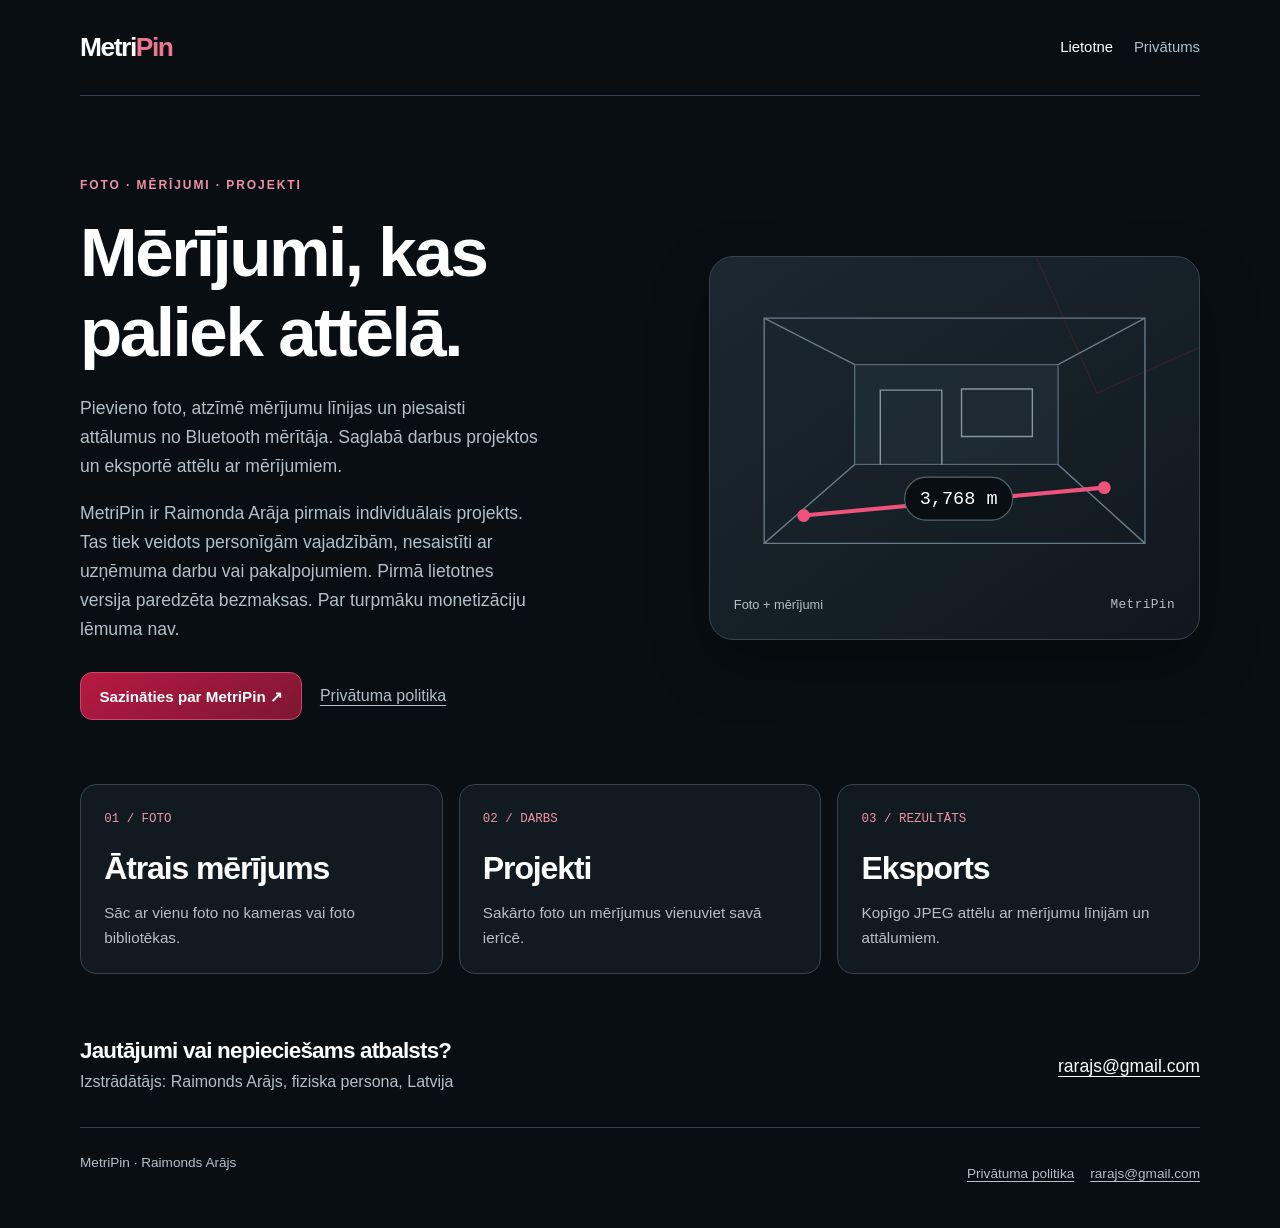
<file: index.html>
<!doctype html>
<html lang="lv">
<head>
  <meta charset="utf-8">
  <meta name="viewport" content="width=device-width, initial-scale=1">
  <meta name="description" content="MetriPin palīdz pievienot mērījumus foto, sakārtot projektus un kopīgot rezultātu. Atbalsts: rarajs@gmail.com.">
  <meta name="referrer" content="no-referrer">
  <meta http-equiv="Content-Security-Policy" content="default-src 'none'; style-src 'self'; img-src 'self' data:; base-uri 'none'; form-action 'none'">
  <title>MetriPin — foto, mērījumi un projekti</title>
  <link rel="icon" href="data:,">
  <link rel="stylesheet" href="./styles.css">
</head>
<body>
  <a class="skip-link" href="#saturs">Pāriet uz saturu</a>
  <div class="container">
    <header class="site-header">
      <a class="brand" href="./index.html" aria-label="MetriPin — sākums">Metri<span>Pin</span></a>
      <nav aria-label="Galvenā navigācija">
        <a href="./index.html" aria-current="page">Lietotne</a>
        <a href="./privacy.html">Privātums</a>
      </nav>
    </header>
    <main id="saturs">
      <section class="hero" aria-labelledby="intro-title">
        <div class="hero-copy">
          <p class="eyebrow">Foto · mērījumi · projekti</p>
          <h1 id="intro-title">Mērījumi, kas paliek attēlā.</h1>
          <p>Pievieno foto, atzīmē mērījumu līnijas un piesaisti attālumus no Bluetooth mērītāja. Saglabā darbus projektos un eksportē attēlu ar mērījumiem.</p>
          <p>MetriPin ir Raimonda Arāja pirmais individuālais projekts. Tas tiek veidots personīgām vajadzībām, nesaistīti ar uzņēmuma darbu vai pakalpojumiem. Pirmā lietotnes versija paredzēta bezmaksas. Par turpmāku monetizāciju lēmuma nav.</p>
          <div class="actions"><a class="button" href="mailto:rarajs@gmail.com">Sazināties par MetriPin <span aria-hidden="true">&nbsp;↗</span></a><a class="text-link" href="./privacy.html">Privātuma politika</a></div>
        </div>
        <div class="artwork" aria-hidden="true">
          <svg viewBox="0 0 380 260" xmlns="http://www.w3.org/2000/svg" fill="none">
            <path d="M26 32H354V226H26V32Z M26 226L104 158H279L354 226 M104 158V72H279V158 M26 32L104 72 M354 32L279 72" stroke="#667b89" stroke-width="1.2"/>
            <path d="M104 72H279V158H104V72Z" fill="#24343e" fill-opacity=".5"/>
            <path d="M126 158V94H179V158 M196 93H257V134H196V93Z" stroke="#8495a1" stroke-width="1.2"/>
            <path d="M60 202L319 178" stroke="#ef527b" stroke-width="3.5" stroke-linecap="round"/>
            <circle cx="60" cy="202" r="5.5" fill="#ef527b"/><circle cx="319" cy="178" r="5.5" fill="#ef527b"/>
            <rect x="147" y="169" width="93" height="37" rx="18.5" fill="#080e12" stroke="#53646e"/>
            <text x="193.5" y="192.5" fill="white" text-anchor="middle" font-family="ui-monospace,monospace" font-size="16">3,768 m</text>
          </svg>
          <div class="artwork-caption"><span>Foto + mērījumi</span><span>MetriPin</span></div>
        </div>
      </section>
      <section class="features" aria-label="Lietotnes iespējas">
        <article class="feature"><span class="feature-number" aria-hidden="true">01 / FOTO</span><h2>Ātrais mērījums</h2><p>Sāc ar vienu foto no kameras vai foto bibliotēkas.</p></article>
        <article class="feature"><span class="feature-number" aria-hidden="true">02 / DARBS</span><h2>Projekti</h2><p>Sakārto foto un mērījumus vienuviet savā ierīcē.</p></article>
        <article class="feature"><span class="feature-number" aria-hidden="true">03 / REZULTĀTS</span><h2>Eksports</h2><p>Kopīgo JPEG attēlu ar mērījumu līnijām un attālumiem.</p></article>
      </section>
      <section class="contact" aria-labelledby="contact-title"><div><h2 id="contact-title">Jautājumi vai nepieciešams atbalsts?</h2><p>Izstrādātājs: Raimonds Arājs, fiziska persona, Latvija</p></div><a href="mailto:rarajs@gmail.com">rarajs@gmail.com</a></section>
    </main>
    <footer class="site-footer">
      <span>MetriPin · Raimonds Arājs</span>
      <div><a href="./privacy.html">Privātuma politika</a><a href="mailto:rarajs@gmail.com">rarajs@gmail.com</a></div>
    </footer>
  </div>
</body>
</html>
</file>
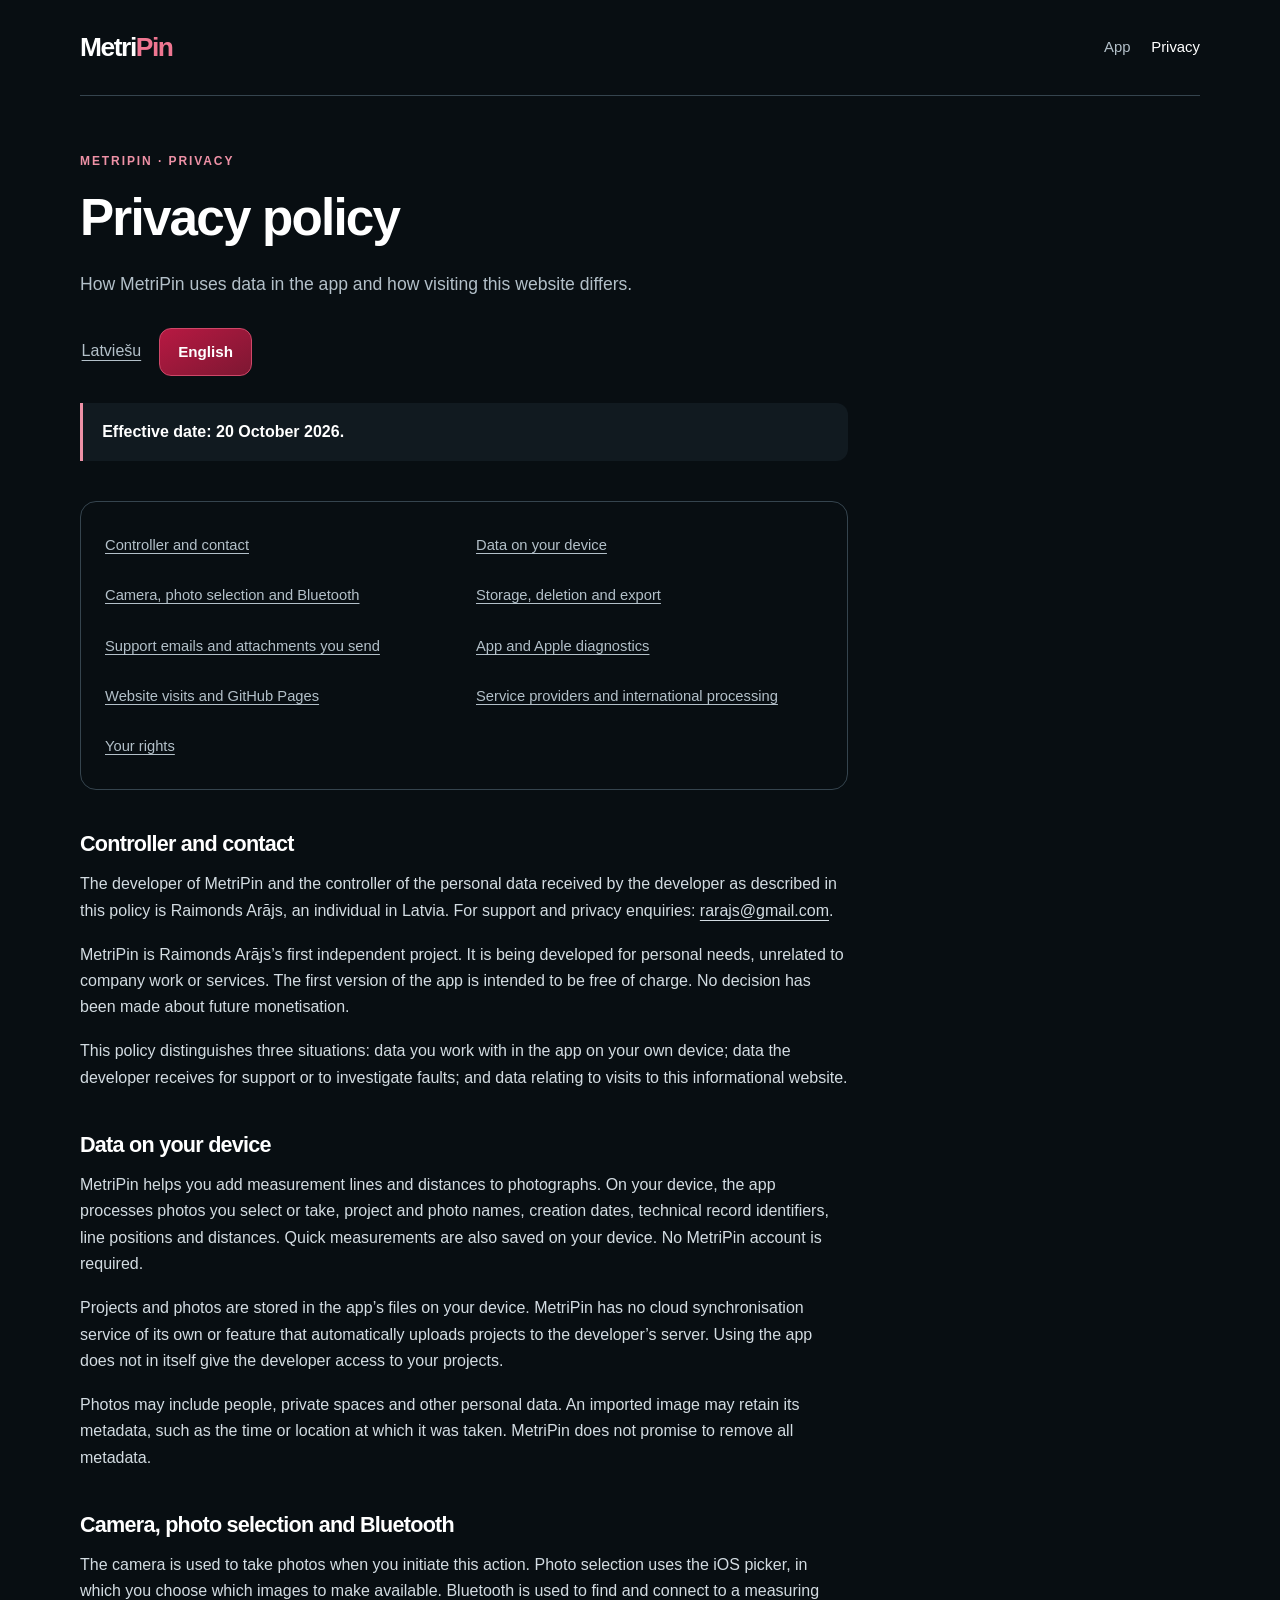
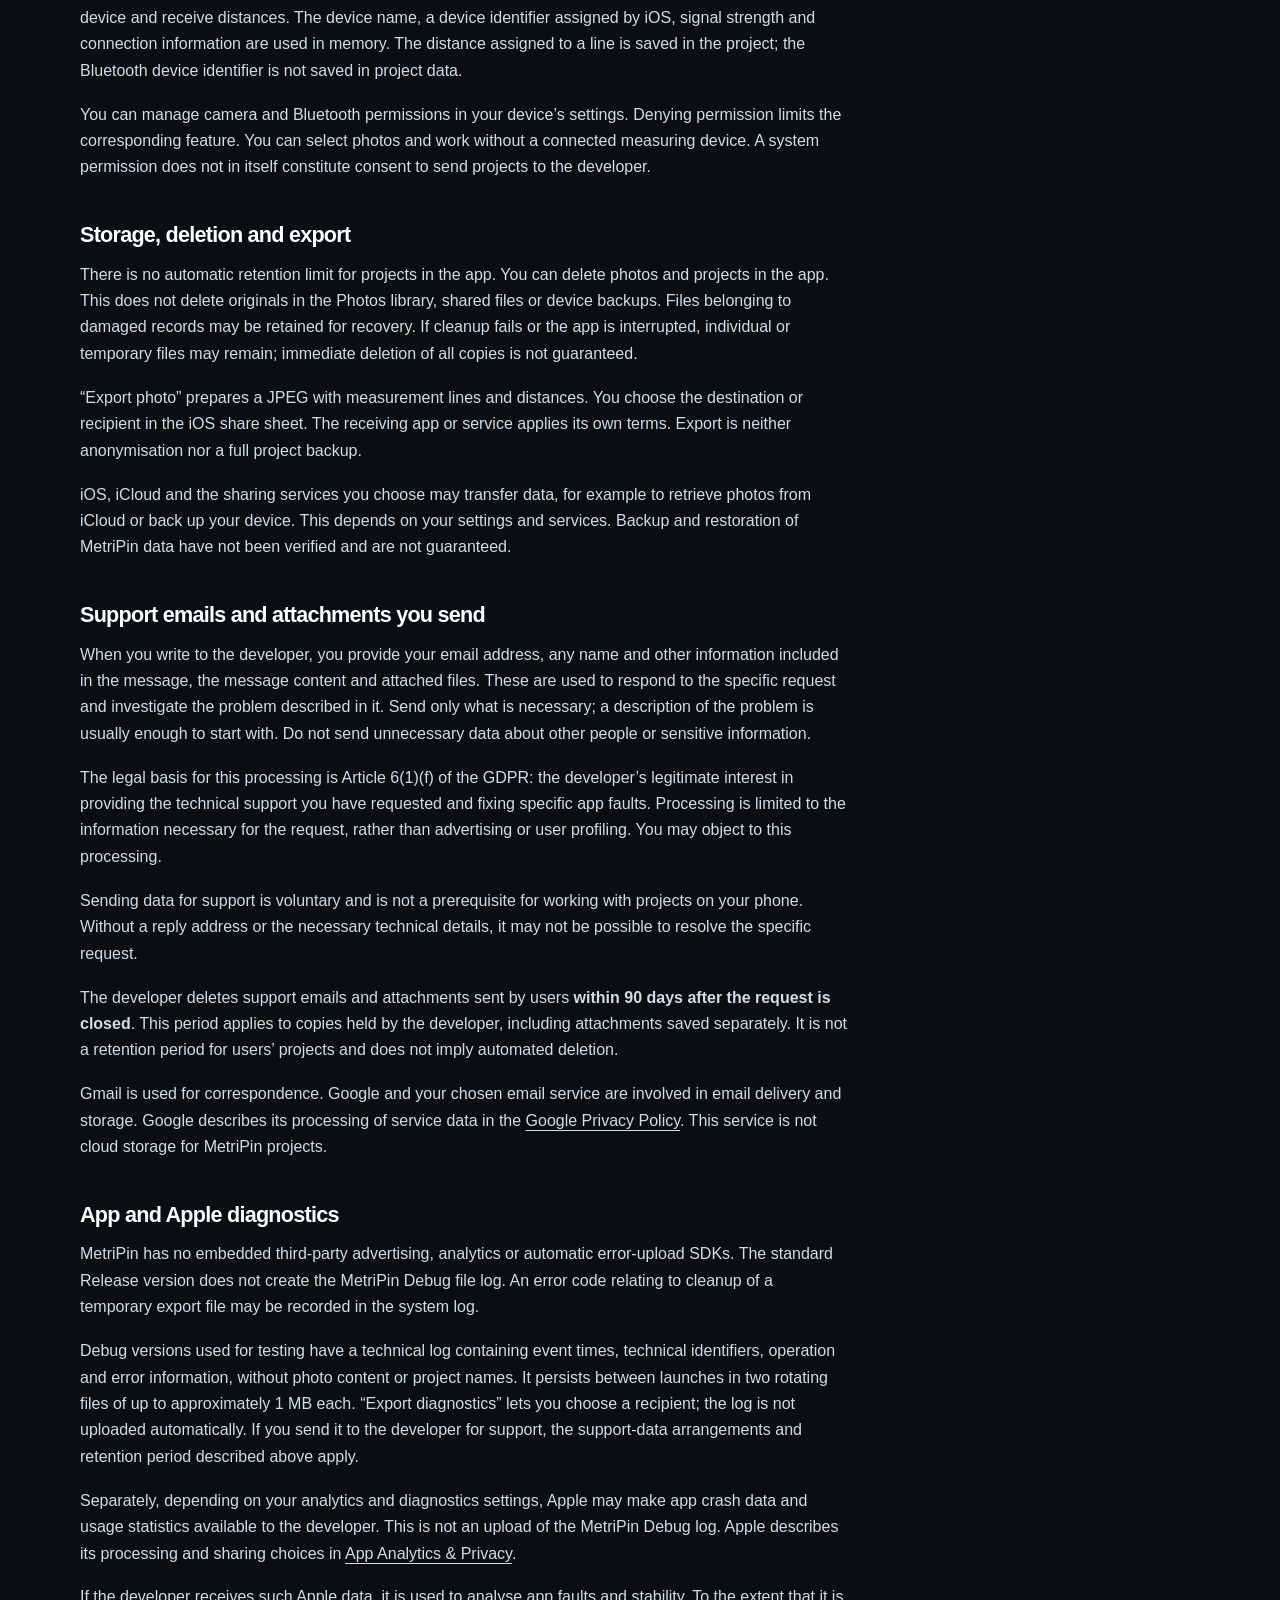
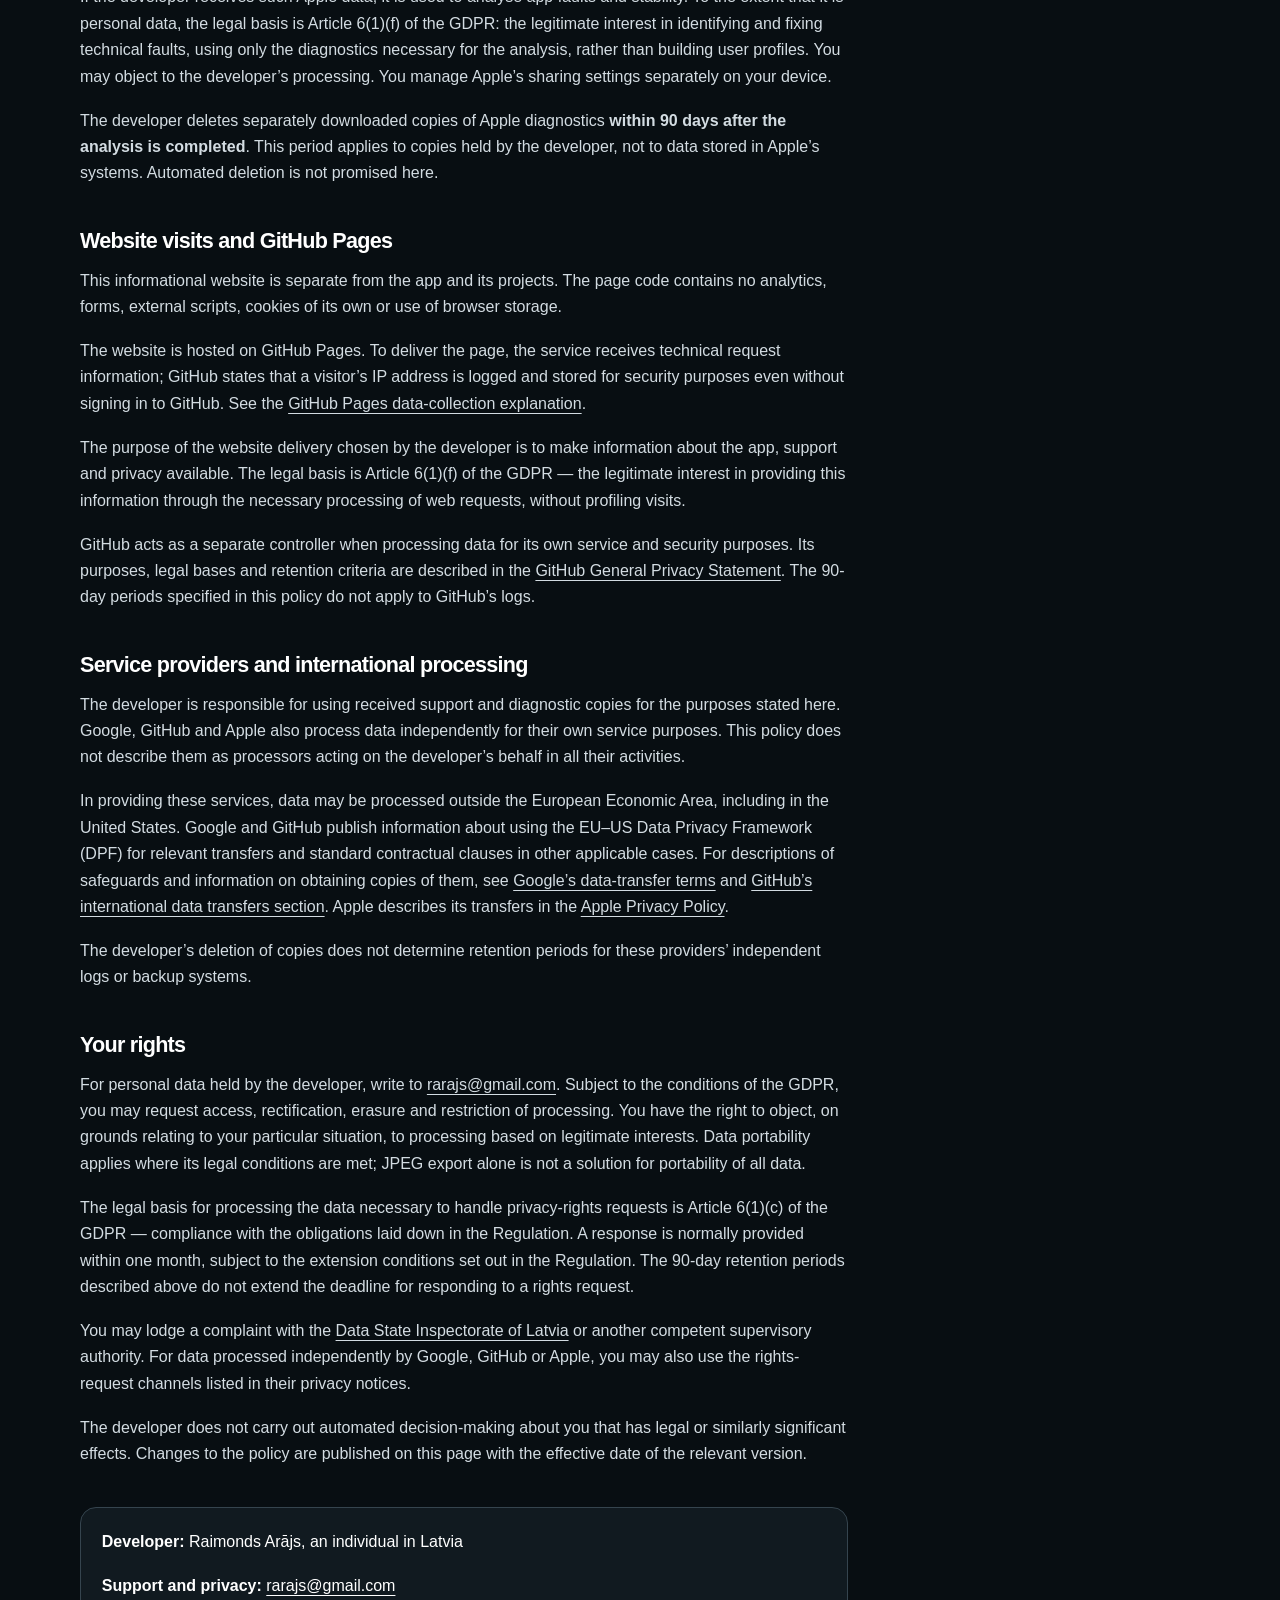
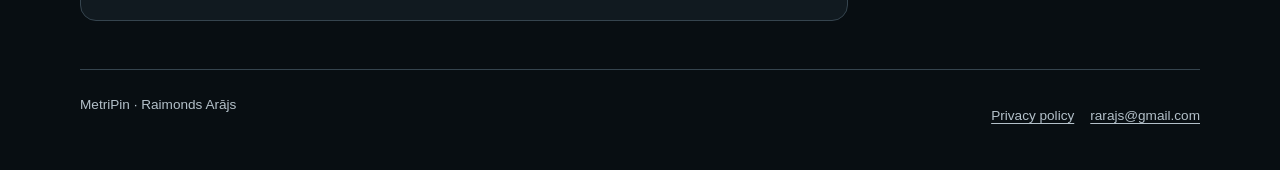
<file: privacy-en.html>
<!doctype html>
<html lang="en">
<head>
  <meta charset="utf-8">
  <meta name="viewport" content="width=device-width, initial-scale=1">
  <meta name="description" content="MetriPin privacy policy: photos, measurements, Bluetooth, storage, export and visits to the GitHub Pages website.">
  <meta name="referrer" content="no-referrer">
  <meta http-equiv="Content-Security-Policy" content="default-src 'none'; style-src 'self'; img-src 'self' data:; base-uri 'none'; form-action 'none'">
  <title>Privacy policy — MetriPin</title>
  <link rel="icon" href="data:,">
  <link rel="stylesheet" href="./styles.css">
  <link rel="alternate" hreflang="lv" href="./privacy.html">
  <link rel="alternate" hreflang="en" href="./privacy-en.html">
</head>
<body>
  <a class="skip-link" href="#saturs">Skip to content</a>
  <div class="container">
    <header class="site-header">
      <a class="brand" href="./index.html" aria-label="MetriPin — home">Metri<span>Pin</span></a>
      <nav aria-label="Main navigation">
        <a href="./index.html">App</a>
        <a href="./privacy-en.html" aria-current="page">Privacy</a>
      </nav>
    </header>
    <main id="saturs" class="policy">
      <p class="eyebrow">MetriPin · privacy</p>
      <h1>Privacy policy</h1>
      <p class="lead">How MetriPin uses data in the app and how visiting this website differs.</p>
      <nav class="actions" aria-label="Policy language">
        <a class="text-link" href="./privacy.html" hreflang="lv" lang="lv">Latviešu</a>
        <a class="button" href="./privacy-en.html" hreflang="en" lang="en" aria-current="page">English</a>
      </nav>
      <p class="policy-date"><strong>Effective date: <time datetime="2026-10-20">20 October 2026</time>.</strong></p>
      <nav class="policy-toc" aria-label="Privacy policy contents">
        <a href="#parzinis">Controller and contact</a>
        <a href="#dati">Data on your device</a>
        <a href="#atlaujas">Camera, photo selection and Bluetooth</a>
        <a href="#glabasana">Storage, deletion and export</a>
        <a href="#atbalsts">Support emails and attachments you send</a>
        <a href="#diagnostika">App and Apple diagnostics</a>
        <a href="#vietne">Website visits and GitHub Pages</a>
        <a href="#pakalpojumi">Service providers and international processing</a>
        <a href="#sazina">Your rights</a>
      </nav>
      <section id="parzinis" aria-labelledby="parzinis-title">
        <h2 id="parzinis-title">Controller and contact</h2>
        <p>The developer of MetriPin and the controller of the personal data received by the developer as described in this policy is Raimonds Arājs, an individual in Latvia. For support and privacy enquiries: <a href="mailto:rarajs@gmail.com">rarajs@gmail.com</a>.</p>
        <p>MetriPin is Raimonds Arājs’s first independent project. It is being developed for personal needs, unrelated to company work or services. The first version of the app is intended to be free of charge. No decision has been made about future monetisation.</p>
        <p>This policy distinguishes three situations: data you work with in the app on your own device; data the developer receives for support or to investigate faults; and data relating to visits to this informational website.</p>
      </section>
      <section id="dati" aria-labelledby="dati-title">
        <h2 id="dati-title">Data on your device</h2>
        <p>MetriPin helps you add measurement lines and distances to photographs. On your device, the app processes photos you select or take, project and photo names, creation dates, technical record identifiers, line positions and distances. Quick measurements are also saved on your device. No MetriPin account is required.</p>
        <p>Projects and photos are stored in the app’s files on your device. MetriPin has no cloud synchronisation service of its own or feature that automatically uploads projects to the developer’s server. Using the app does not in itself give the developer access to your projects.</p>
        <p>Photos may include people, private spaces and other personal data. An imported image may retain its metadata, such as the time or location at which it was taken. MetriPin does not promise to remove all metadata.</p>
      </section>
      <section id="atlaujas" aria-labelledby="atlaujas-title">
        <h2 id="atlaujas-title">Camera, photo selection and Bluetooth</h2>
        <p>The camera is used to take photos when you initiate this action. Photo selection uses the iOS picker, in which you choose which images to make available. Bluetooth is used to find and connect to a measuring device and receive distances. The device name, a device identifier assigned by iOS, signal strength and connection information are used in memory. The distance assigned to a line is saved in the project; the Bluetooth device identifier is not saved in project data.</p>
        <p>You can manage camera and Bluetooth permissions in your device’s settings. Denying permission limits the corresponding feature. You can select photos and work without a connected measuring device. A system permission does not in itself constitute consent to send projects to the developer.</p>
      </section>
      <section id="glabasana" aria-labelledby="glabasana-title">
        <h2 id="glabasana-title">Storage, deletion and export</h2>
        <p>There is no automatic retention limit for projects in the app. You can delete photos and projects in the app. This does not delete originals in the Photos library, shared files or device backups. Files belonging to damaged records may be retained for recovery. If cleanup fails or the app is interrupted, individual or temporary files may remain; immediate deletion of all copies is not guaranteed.</p>
        <p>“Export photo” prepares a JPEG with measurement lines and distances. You choose the destination or recipient in the iOS share sheet. The receiving app or service applies its own terms. Export is neither anonymisation nor a full project backup.</p>
        <p>iOS, iCloud and the sharing services you choose may transfer data, for example to retrieve photos from iCloud or back up your device. This depends on your settings and services. Backup and restoration of MetriPin data have not been verified and are not guaranteed.</p>
      </section>
      <section id="atbalsts" aria-labelledby="atbalsts-title">
        <h2 id="atbalsts-title">Support emails and attachments you send</h2>
        <p>When you write to the developer, you provide your email address, any name and other information included in the message, the message content and attached files. These are used to respond to the specific request and investigate the problem described in it. Send only what is necessary; a description of the problem is usually enough to start with. Do not send unnecessary data about other people or sensitive information.</p>
        <p>The legal basis for this processing is Article 6(1)(f) of the GDPR: the developer’s legitimate interest in providing the technical support you have requested and fixing specific app faults. Processing is limited to the information necessary for the request, rather than advertising or user profiling. You may object to this processing.</p>
        <p>Sending data for support is voluntary and is not a prerequisite for working with projects on your phone. Without a reply address or the necessary technical details, it may not be possible to resolve the specific request.</p>
        <p>The developer deletes support emails and attachments sent by users <strong>within 90 days after the request is closed</strong>. This period applies to copies held by the developer, including attachments saved separately. It is not a retention period for users’ projects and does not imply automated deletion.</p>
        <p>Gmail is used for correspondence. Google and your chosen email service are involved in email delivery and storage. Google describes its processing of service data in the <a href="https://policies.google.com/privacy?hl=en" rel="noreferrer">Google Privacy Policy</a>. This service is not cloud storage for MetriPin projects.</p>
      </section>
      <section id="diagnostika" aria-labelledby="diagnostika-title">
        <h2 id="diagnostika-title">App and Apple diagnostics</h2>
        <p>MetriPin has no embedded third-party advertising, analytics or automatic error-upload SDKs. The standard Release version does not create the MetriPin Debug file log. An error code relating to cleanup of a temporary export file may be recorded in the system log.</p>
        <p>Debug versions used for testing have a technical log containing event times, technical identifiers, operation and error information, without photo content or project names. It persists between launches in two rotating files of up to approximately 1 MB each. “Export diagnostics” lets you choose a recipient; the log is not uploaded automatically. If you send it to the developer for support, the support-data arrangements and retention period described above apply.</p>
        <p>Separately, depending on your analytics and diagnostics settings, Apple may make app crash data and usage statistics available to the developer. This is not an upload of the MetriPin Debug log. Apple describes its processing and sharing choices in <a href="https://www.apple.com/legal/privacy/data/en/app-analytics/" rel="noreferrer">App Analytics &amp; Privacy</a>.</p>
        <p>If the developer receives such Apple data, it is used to analyse app faults and stability. To the extent that it is personal data, the legal basis is Article 6(1)(f) of the GDPR: the legitimate interest in identifying and fixing technical faults, using only the diagnostics necessary for the analysis, rather than building user profiles. You may object to the developer’s processing. You manage Apple’s sharing settings separately on your device.</p>
        <p>The developer deletes separately downloaded copies of Apple diagnostics <strong>within 90 days after the analysis is completed</strong>. This period applies to copies held by the developer, not to data stored in Apple’s systems. Automated deletion is not promised here.</p>
      </section>
      <section id="vietne" aria-labelledby="vietne-title">
        <h2 id="vietne-title">Website visits and GitHub Pages</h2>
        <p>This informational website is separate from the app and its projects. The page code contains no analytics, forms, external scripts, cookies of its own or use of browser storage.</p>
        <p>The website is hosted on GitHub Pages. To deliver the page, the service receives technical request information; GitHub states that a visitor’s IP address is logged and stored for security purposes even without signing in to GitHub. See the <a href="https://docs.github.com/en/pages/getting-started-with-github-pages/what-is-github-pages#data-collection" rel="noreferrer">GitHub Pages data-collection explanation</a>.</p>
        <p>The purpose of the website delivery chosen by the developer is to make information about the app, support and privacy available. The legal basis is Article 6(1)(f) of the GDPR — the legitimate interest in providing this information through the necessary processing of web requests, without profiling visits.</p>
        <p>GitHub acts as a separate controller when processing data for its own service and security purposes. Its purposes, legal bases and retention criteria are described in the <a href="https://docs.github.com/en/site-policy/privacy-policies/github-general-privacy-statement" rel="noreferrer">GitHub General Privacy Statement</a>. The 90-day periods specified in this policy do not apply to GitHub’s logs.</p>
      </section>
      <section id="pakalpojumi" aria-labelledby="pakalpojumi-title">
        <h2 id="pakalpojumi-title">Service providers and international processing</h2>
        <p>The developer is responsible for using received support and diagnostic copies for the purposes stated here. Google, GitHub and Apple also process data independently for their own service purposes. This policy does not describe them as processors acting on the developer’s behalf in all their activities.</p>
        <p>In providing these services, data may be processed outside the European Economic Area, including in the United States. Google and GitHub publish information about using the EU–US Data Privacy Framework (DPF) for relevant transfers and standard contractual clauses in other applicable cases. For descriptions of safeguards and information on obtaining copies of them, see <a href="https://policies.google.com/privacy/frameworks?hl=en" rel="noreferrer">Google’s data-transfer terms</a> and <a href="https://docs.github.com/en/site-policy/privacy-policies/github-general-privacy-statement#international-data-transfers" rel="noreferrer">GitHub’s international data transfers section</a>. Apple describes its transfers in the <a href="https://www.apple.com/legal/privacy/en-ww/" rel="noreferrer">Apple Privacy Policy</a>.</p>
        <p>The developer’s deletion of copies does not determine retention periods for these providers’ independent logs or backup systems.</p>
      </section>
      <section id="sazina" aria-labelledby="sazina-title">
        <h2 id="sazina-title">Your rights</h2>
        <p>For personal data held by the developer, write to <a href="mailto:rarajs@gmail.com">rarajs@gmail.com</a>. Subject to the conditions of the GDPR, you may request access, rectification, erasure and restriction of processing. You have the right to object, on grounds relating to your particular situation, to processing based on legitimate interests. Data portability applies where its legal conditions are met; JPEG export alone is not a solution for portability of all data.</p>
        <p>The legal basis for processing the data necessary to handle privacy-rights requests is Article 6(1)(c) of the GDPR — compliance with the obligations laid down in the Regulation. A response is normally provided within one month, subject to the extension conditions set out in the Regulation. The 90-day retention periods described above do not extend the deadline for responding to a rights request.</p>
        <p>You may lodge a complaint with the <a href="https://www.dvi.gov.lv/lv" rel="noreferrer">Data State Inspectorate of Latvia</a> or another competent supervisory authority. For data processed independently by Google, GitHub or Apple, you may also use the rights-request channels listed in their privacy notices.</p>
        <p>The developer does not carry out automated decision-making about you that has legal or similarly significant effects. Changes to the policy are published on this page with the effective date of the relevant version.</p>
      </section>
      <aside class="contact-box" aria-label="Developer contact details"><p><strong>Developer:</strong> Raimonds Arājs, an individual in Latvia</p><p><strong>Support and privacy:</strong> <a href="mailto:rarajs@gmail.com">rarajs@gmail.com</a></p></aside>
    </main>
    <footer class="site-footer">
      <span>MetriPin · Raimonds Arājs</span>
      <div><a href="./privacy-en.html">Privacy policy</a><a href="mailto:rarajs@gmail.com">rarajs@gmail.com</a></div>
    </footer>
  </div>
</body>
</html>
</file>
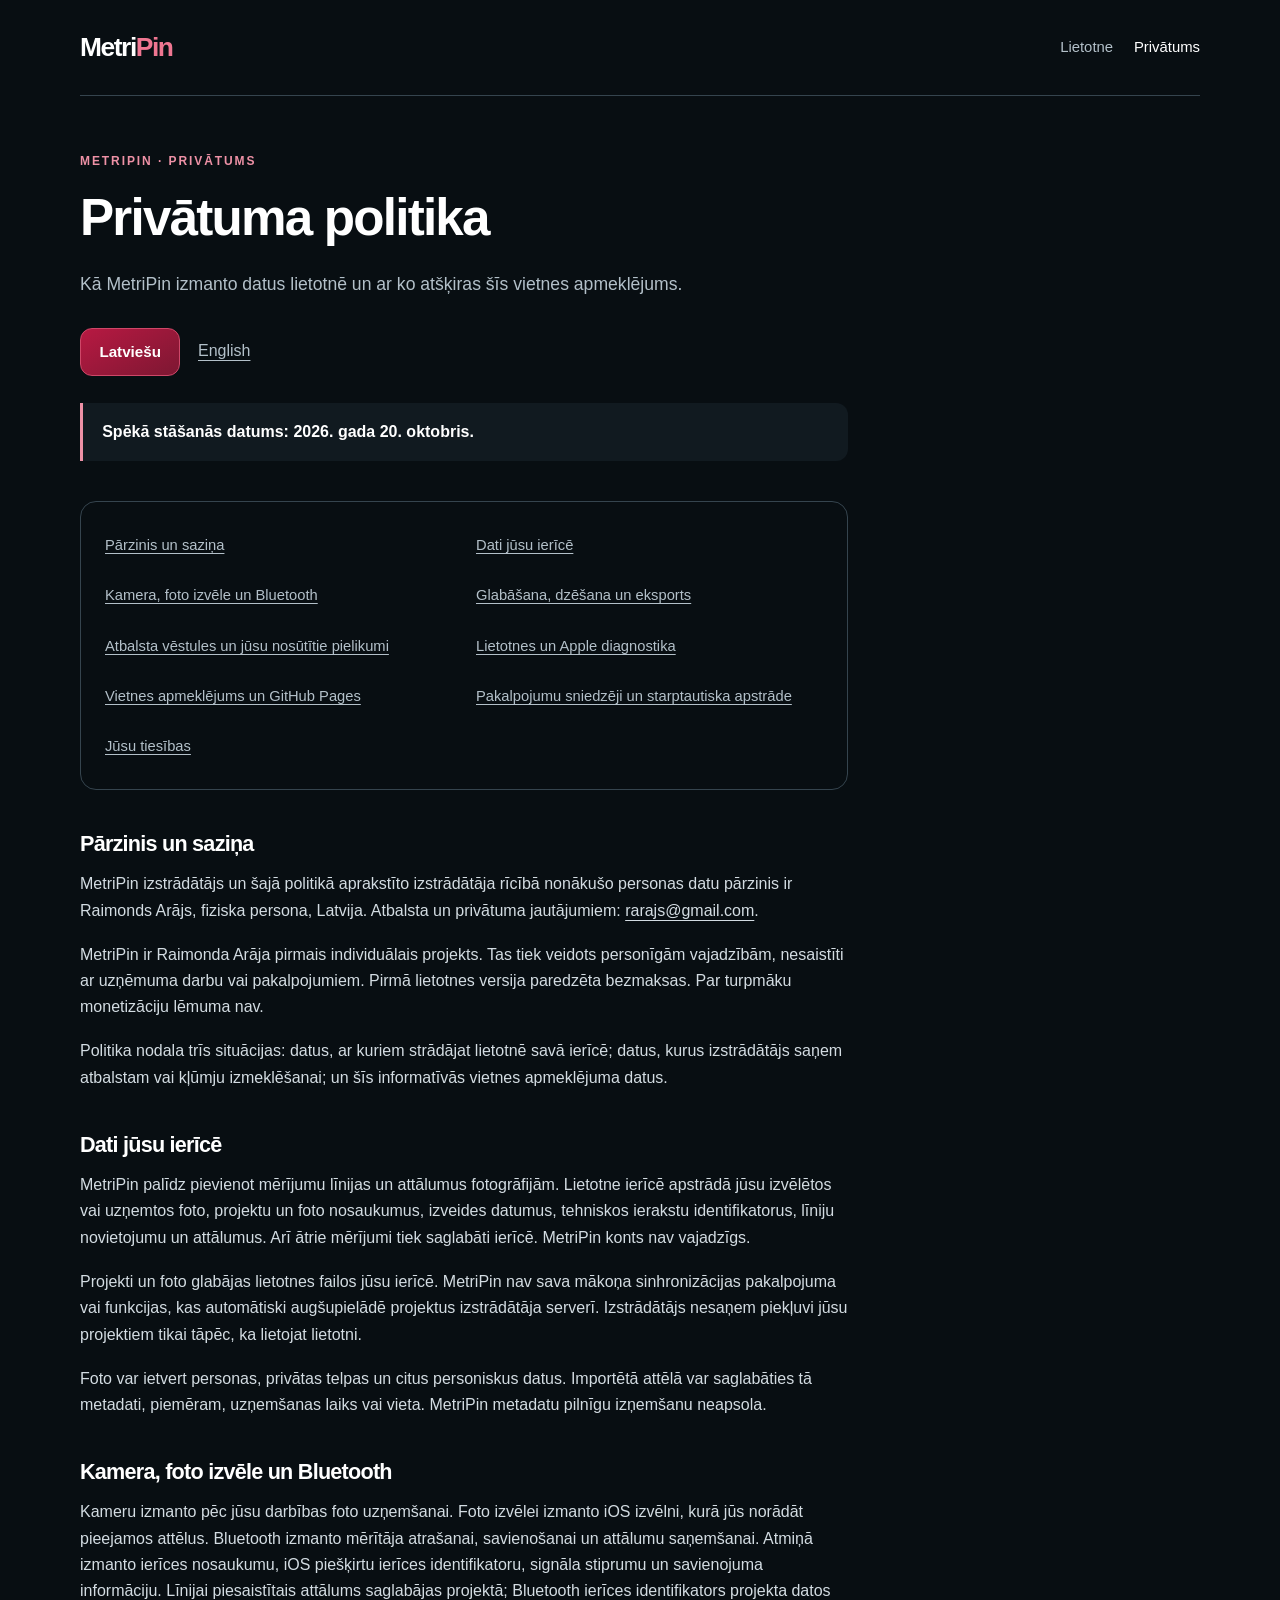
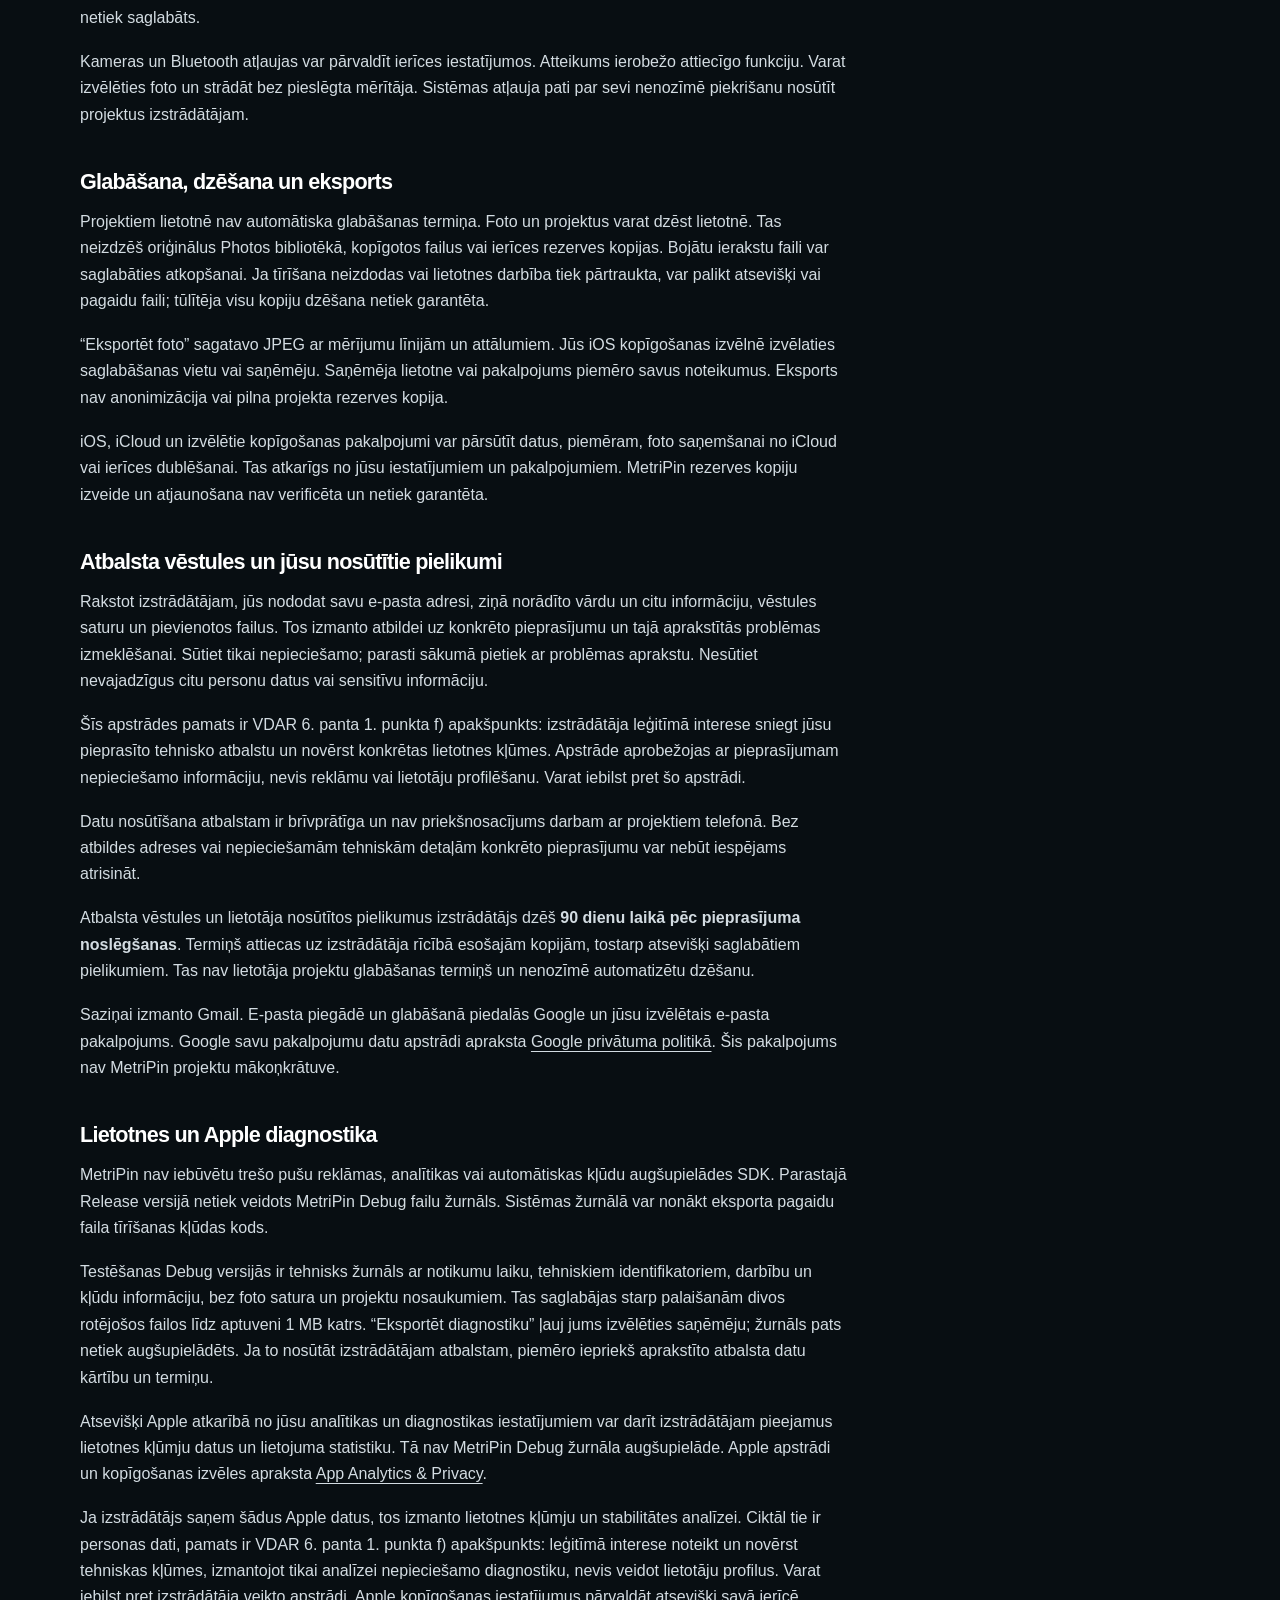
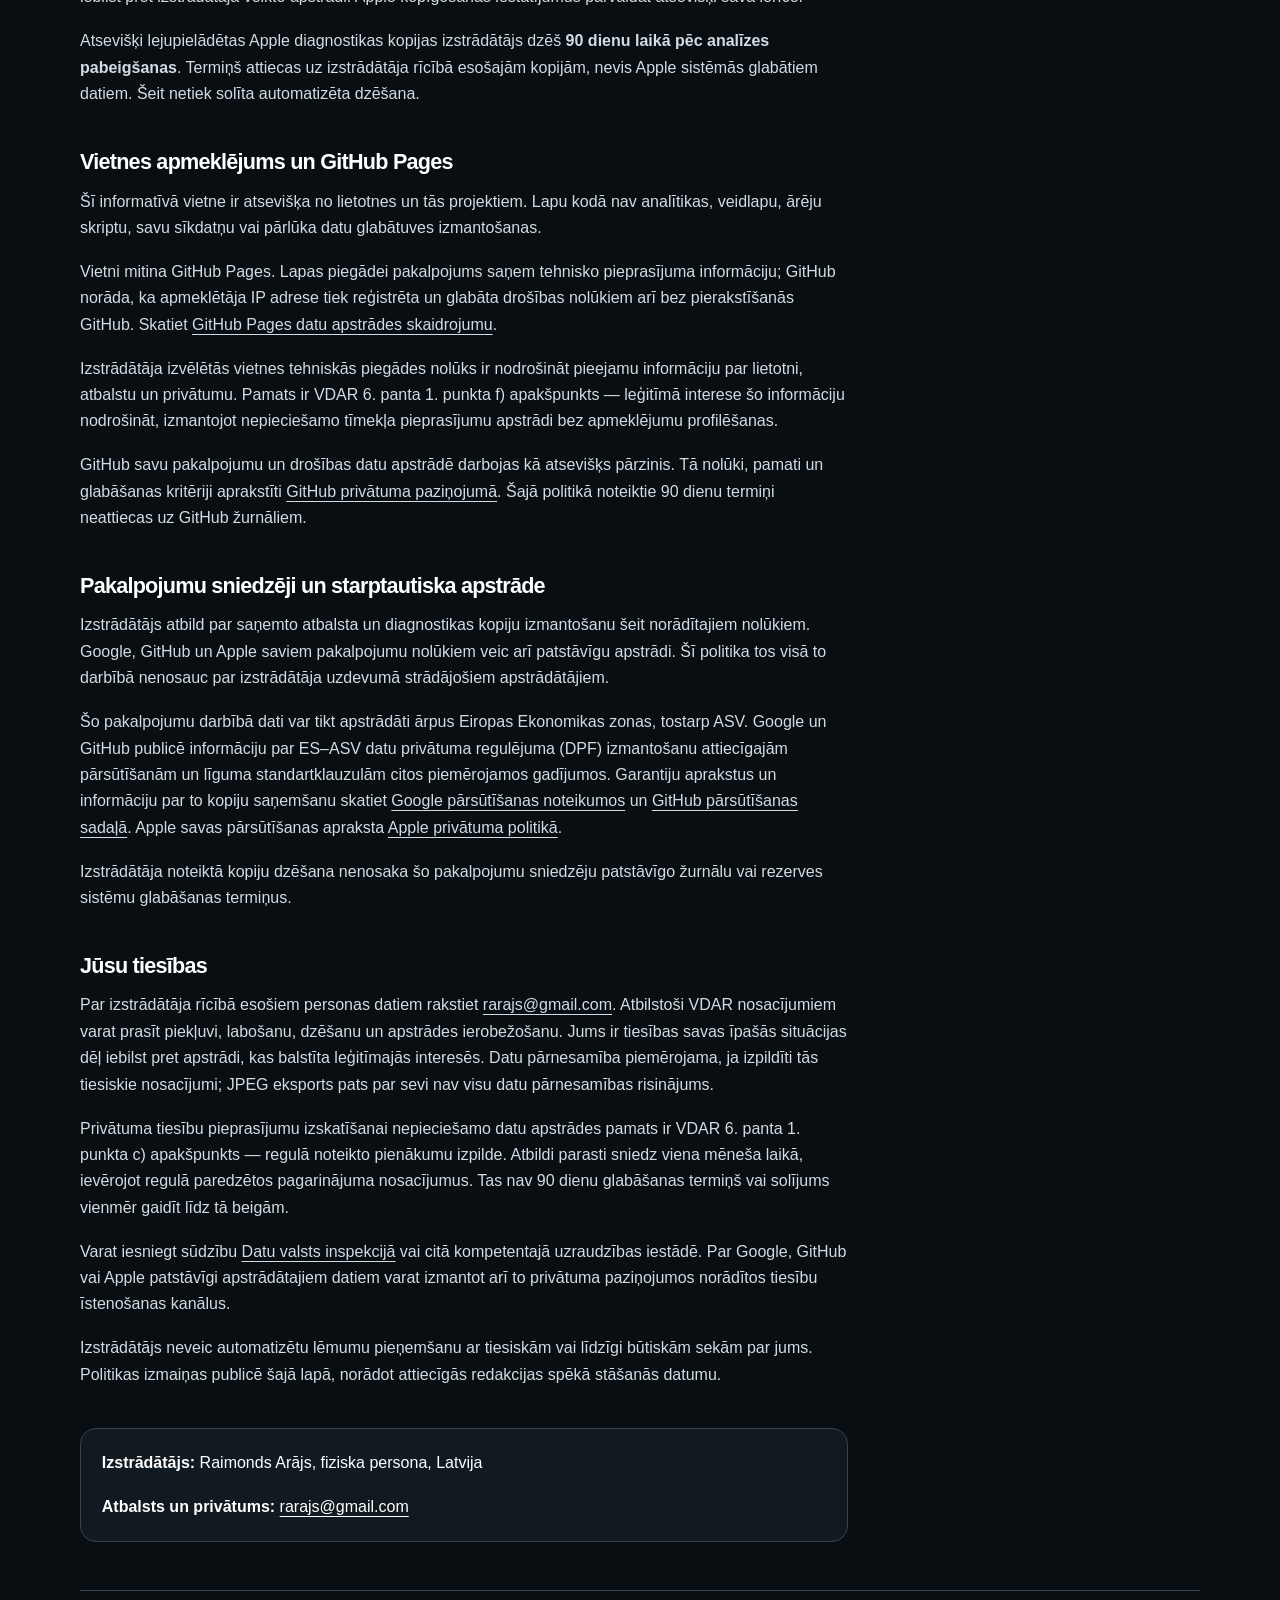
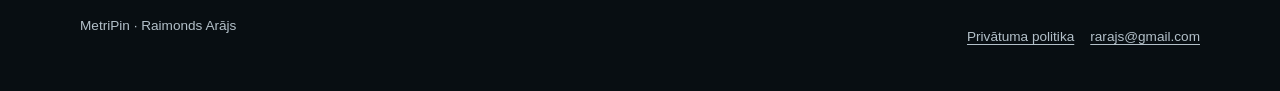
<file: privacy.html>
<!doctype html>
<html lang="lv">
<head>
  <meta charset="utf-8">
  <meta name="viewport" content="width=device-width, initial-scale=1">
  <meta name="description" content="MetriPin privātuma politika: foto, mērījumi, Bluetooth, glabāšana, eksports un GitHub Pages vietnes apmeklējuma dati.">
  <meta name="referrer" content="no-referrer">
  <meta http-equiv="Content-Security-Policy" content="default-src 'none'; style-src 'self'; img-src 'self' data:; base-uri 'none'; form-action 'none'">
  <title>Privātuma politika — MetriPin</title>
  <link rel="icon" href="data:,">
  <link rel="stylesheet" href="./styles.css">
  <link rel="alternate" hreflang="lv" href="./privacy.html">
  <link rel="alternate" hreflang="en" href="./privacy-en.html">
</head>
<body>
  <a class="skip-link" href="#saturs">Pāriet uz saturu</a>
  <div class="container">
    <header class="site-header">
      <a class="brand" href="./index.html" aria-label="MetriPin — sākums">Metri<span>Pin</span></a>
      <nav aria-label="Galvenā navigācija">
        <a href="./index.html">Lietotne</a>
        <a href="./privacy.html" aria-current="page">Privātums</a>
      </nav>
    </header>
    <main id="saturs" class="policy">
      <p class="eyebrow">MetriPin · privātums</p>
      <h1>Privātuma politika</h1>
      <p class="lead">Kā MetriPin izmanto datus lietotnē un ar ko atšķiras šīs vietnes apmeklējums.</p>
      <nav class="actions" aria-label="Politikas valoda">
        <a class="button" href="./privacy.html" hreflang="lv" lang="lv" aria-current="page">Latviešu</a>
        <a class="text-link" href="./privacy-en.html" hreflang="en" lang="en">English</a>
      </nav>
      <p class="policy-date"><strong>Spēkā stāšanās datums: <time datetime="2026-10-20">2026. gada 20. oktobris</time>.</strong></p>
      <nav class="policy-toc" aria-label="Privātuma politikas saturs">
        <a href="#parzinis">Pārzinis un saziņa</a>
        <a href="#dati">Dati jūsu ierīcē</a>
        <a href="#atlaujas">Kamera, foto izvēle un Bluetooth</a>
        <a href="#glabasana">Glabāšana, dzēšana un eksports</a>
        <a href="#atbalsts">Atbalsta vēstules un jūsu nosūtītie pielikumi</a>
        <a href="#diagnostika">Lietotnes un Apple diagnostika</a>
        <a href="#vietne">Vietnes apmeklējums un GitHub Pages</a>
        <a href="#pakalpojumi">Pakalpojumu sniedzēji un starptautiska apstrāde</a>
        <a href="#sazina">Jūsu tiesības</a>
      </nav>
      <section id="parzinis" aria-labelledby="parzinis-title">
        <h2 id="parzinis-title">Pārzinis un saziņa</h2>
        <p>MetriPin izstrādātājs un šajā politikā aprakstīto izstrādātāja rīcībā nonākušo personas datu pārzinis ir Raimonds Arājs, fiziska persona, Latvija. Atbalsta un privātuma jautājumiem: <a href="mailto:rarajs@gmail.com">rarajs@gmail.com</a>.</p>
        <p>MetriPin ir Raimonda Arāja pirmais individuālais projekts. Tas tiek veidots personīgām vajadzībām, nesaistīti ar uzņēmuma darbu vai pakalpojumiem. Pirmā lietotnes versija paredzēta bezmaksas. Par turpmāku monetizāciju lēmuma nav.</p>
        <p>Politika nodala trīs situācijas: datus, ar kuriem strādājat lietotnē savā ierīcē; datus, kurus izstrādātājs saņem atbalstam vai kļūmju izmeklēšanai; un šīs informatīvās vietnes apmeklējuma datus.</p>
      </section>
      <section id="dati" aria-labelledby="dati-title">
        <h2 id="dati-title">Dati jūsu ierīcē</h2>
        <p>MetriPin palīdz pievienot mērījumu līnijas un attālumus fotogrāfijām. Lietotne ierīcē apstrādā jūsu izvēlētos vai uzņemtos foto, projektu un foto nosaukumus, izveides datumus, tehniskos ierakstu identifikatorus, līniju novietojumu un attālumus. Arī ātrie mērījumi tiek saglabāti ierīcē. MetriPin konts nav vajadzīgs.</p>
        <p>Projekti un foto glabājas lietotnes failos jūsu ierīcē. MetriPin nav sava mākoņa sinhronizācijas pakalpojuma vai funkcijas, kas automātiski augšupielādē projektus izstrādātāja serverī. Izstrādātājs nesaņem piekļuvi jūsu projektiem tikai tāpēc, ka lietojat lietotni.</p>
        <p>Foto var ietvert personas, privātas telpas un citus personiskus datus. Importētā attēlā var saglabāties tā metadati, piemēram, uzņemšanas laiks vai vieta. MetriPin metadatu pilnīgu izņemšanu neapsola.</p>
      </section>
      <section id="atlaujas" aria-labelledby="atlaujas-title">
        <h2 id="atlaujas-title">Kamera, foto izvēle un Bluetooth</h2>
        <p>Kameru izmanto pēc jūsu darbības foto uzņemšanai. Foto izvēlei izmanto iOS izvēlni, kurā jūs norādāt pieejamos attēlus. Bluetooth izmanto mērītāja atrašanai, savienošanai un attālumu saņemšanai. Atmiņā izmanto ierīces nosaukumu, iOS piešķirtu ierīces identifikatoru, signāla stiprumu un savienojuma informāciju. Līnijai piesaistītais attālums saglabājas projektā; Bluetooth ierīces identifikators projekta datos netiek saglabāts.</p>
        <p>Kameras un Bluetooth atļaujas var pārvaldīt ierīces iestatījumos. Atteikums ierobežo attiecīgo funkciju. Varat izvēlēties foto un strādāt bez pieslēgta mērītāja. Sistēmas atļauja pati par sevi nenozīmē piekrišanu nosūtīt projektus izstrādātājam.</p>
      </section>
      <section id="glabasana" aria-labelledby="glabasana-title">
        <h2 id="glabasana-title">Glabāšana, dzēšana un eksports</h2>
        <p>Projektiem lietotnē nav automātiska glabāšanas termiņa. Foto un projektus varat dzēst lietotnē. Tas neizdzēš oriģinālus Photos bibliotēkā, kopīgotos failus vai ierīces rezerves kopijas. Bojātu ierakstu faili var saglabāties atkopšanai. Ja tīrīšana neizdodas vai lietotnes darbība tiek pārtraukta, var palikt atsevišķi vai pagaidu faili; tūlītēja visu kopiju dzēšana netiek garantēta.</p>
        <p>“Eksportēt foto” sagatavo JPEG ar mērījumu līnijām un attālumiem. Jūs iOS kopīgošanas izvēlnē izvēlaties saglabāšanas vietu vai saņēmēju. Saņēmēja lietotne vai pakalpojums piemēro savus noteikumus. Eksports nav anonimizācija vai pilna projekta rezerves kopija.</p>
        <p>iOS, iCloud un izvēlētie kopīgošanas pakalpojumi var pārsūtīt datus, piemēram, foto saņemšanai no iCloud vai ierīces dublēšanai. Tas atkarīgs no jūsu iestatījumiem un pakalpojumiem. MetriPin rezerves kopiju izveide un atjaunošana nav verificēta un netiek garantēta.</p>
      </section>
      <section id="atbalsts" aria-labelledby="atbalsts-title">
        <h2 id="atbalsts-title">Atbalsta vēstules un jūsu nosūtītie pielikumi</h2>
        <p>Rakstot izstrādātājam, jūs nododat savu e-pasta adresi, ziņā norādīto vārdu un citu informāciju, vēstules saturu un pievienotos failus. Tos izmanto atbildei uz konkrēto pieprasījumu un tajā aprakstītās problēmas izmeklēšanai. Sūtiet tikai nepieciešamo; parasti sākumā pietiek ar problēmas aprakstu. Nesūtiet nevajadzīgus citu personu datus vai sensitīvu informāciju.</p>
        <p>Šīs apstrādes pamats ir VDAR 6. panta 1. punkta f) apakšpunkts: izstrādātāja leģitīmā interese sniegt jūsu pieprasīto tehnisko atbalstu un novērst konkrētas lietotnes kļūmes. Apstrāde aprobežojas ar pieprasījumam nepieciešamo informāciju, nevis reklāmu vai lietotāju profilēšanu. Varat iebilst pret šo apstrādi.</p>
        <p>Datu nosūtīšana atbalstam ir brīvprātīga un nav priekšnosacījums darbam ar projektiem telefonā. Bez atbildes adreses vai nepieciešamām tehniskām detaļām konkrēto pieprasījumu var nebūt iespējams atrisināt.</p>
        <p>Atbalsta vēstules un lietotāja nosūtītos pielikumus izstrādātājs dzēš <strong>90 dienu laikā pēc pieprasījuma noslēgšanas</strong>. Termiņš attiecas uz izstrādātāja rīcībā esošajām kopijām, tostarp atsevišķi saglabātiem pielikumiem. Tas nav lietotāja projektu glabāšanas termiņš un nenozīmē automatizētu dzēšanu.</p>
        <p>Saziņai izmanto Gmail. E-pasta piegādē un glabāšanā piedalās Google un jūsu izvēlētais e-pasta pakalpojums. Google savu pakalpojumu datu apstrādi apraksta <a href="https://policies.google.com/privacy?hl=lv" rel="noreferrer">Google privātuma politikā</a>. Šis pakalpojums nav MetriPin projektu mākoņkrātuve.</p>
      </section>
      <section id="diagnostika" aria-labelledby="diagnostika-title">
        <h2 id="diagnostika-title">Lietotnes un Apple diagnostika</h2>
        <p>MetriPin nav iebūvētu trešo pušu reklāmas, analītikas vai automātiskas kļūdu augšupielādes SDK. Parastajā Release versijā netiek veidots MetriPin Debug failu žurnāls. Sistēmas žurnālā var nonākt eksporta pagaidu faila tīrīšanas kļūdas kods.</p>
        <p>Testēšanas Debug versijās ir tehnisks žurnāls ar notikumu laiku, tehniskiem identifikatoriem, darbību un kļūdu informāciju, bez foto satura un projektu nosaukumiem. Tas saglabājas starp palaišanām divos rotējošos failos līdz aptuveni 1 MB katrs. “Eksportēt diagnostiku” ļauj jums izvēlēties saņēmēju; žurnāls pats netiek augšupielādēts. Ja to nosūtāt izstrādātājam atbalstam, piemēro iepriekš aprakstīto atbalsta datu kārtību un termiņu.</p>
        <p>Atsevišķi Apple atkarībā no jūsu analītikas un diagnostikas iestatījumiem var darīt izstrādātājam pieejamus lietotnes kļūmju datus un lietojuma statistiku. Tā nav MetriPin Debug žurnāla augšupielāde. Apple apstrādi un kopīgošanas izvēles apraksta <a href="https://www.apple.com/legal/privacy/data/en/app-analytics/" rel="noreferrer">App Analytics &amp; Privacy</a>.</p>
        <p>Ja izstrādātājs saņem šādus Apple datus, tos izmanto lietotnes kļūmju un stabilitātes analīzei. Ciktāl tie ir personas dati, pamats ir VDAR 6. panta 1. punkta f) apakšpunkts: leģitīmā interese noteikt un novērst tehniskas kļūmes, izmantojot tikai analīzei nepieciešamo diagnostiku, nevis veidot lietotāju profilus. Varat iebilst pret izstrādātāja veikto apstrādi. Apple kopīgošanas iestatījumus pārvaldāt atsevišķi savā ierīcē.</p>
        <p>Atsevišķi lejupielādētas Apple diagnostikas kopijas izstrādātājs dzēš <strong>90 dienu laikā pēc analīzes pabeigšanas</strong>. Termiņš attiecas uz izstrādātāja rīcībā esošajām kopijām, nevis Apple sistēmās glabātiem datiem. Šeit netiek solīta automatizēta dzēšana.</p>
      </section>
      <section id="vietne" aria-labelledby="vietne-title">
        <h2 id="vietne-title">Vietnes apmeklējums un GitHub Pages</h2>
        <p>Šī informatīvā vietne ir atsevišķa no lietotnes un tās projektiem. Lapu kodā nav analītikas, veidlapu, ārēju skriptu, savu sīkdatņu vai pārlūka datu glabātuves izmantošanas.</p>
        <p>Vietni mitina GitHub Pages. Lapas piegādei pakalpojums saņem tehnisko pieprasījuma informāciju; GitHub norāda, ka apmeklētāja IP adrese tiek reģistrēta un glabāta drošības nolūkiem arī bez pierakstīšanās GitHub. Skatiet <a href="https://docs.github.com/en/pages/getting-started-with-github-pages/what-is-github-pages#data-collection" rel="noreferrer">GitHub Pages datu apstrādes skaidrojumu</a>.</p>
        <p>Izstrādātāja izvēlētās vietnes tehniskās piegādes nolūks ir nodrošināt pieejamu informāciju par lietotni, atbalstu un privātumu. Pamats ir VDAR 6. panta 1. punkta f) apakšpunkts — leģitīmā interese šo informāciju nodrošināt, izmantojot nepieciešamo tīmekļa pieprasījumu apstrādi bez apmeklējumu profilēšanas.</p>
        <p>GitHub savu pakalpojumu un drošības datu apstrādē darbojas kā atsevišķs pārzinis. Tā nolūki, pamati un glabāšanas kritēriji aprakstīti <a href="https://docs.github.com/en/site-policy/privacy-policies/github-general-privacy-statement" rel="noreferrer">GitHub privātuma paziņojumā</a>. Šajā politikā noteiktie 90 dienu termiņi neattiecas uz GitHub žurnāliem.</p>
      </section>
      <section id="pakalpojumi" aria-labelledby="pakalpojumi-title">
        <h2 id="pakalpojumi-title">Pakalpojumu sniedzēji un starptautiska apstrāde</h2>
        <p>Izstrādātājs atbild par saņemto atbalsta un diagnostikas kopiju izmantošanu šeit norādītajiem nolūkiem. Google, GitHub un Apple saviem pakalpojumu nolūkiem veic arī patstāvīgu apstrādi. Šī politika tos visā to darbībā nenosauc par izstrādātāja uzdevumā strādājošiem apstrādātājiem.</p>
        <p>Šo pakalpojumu darbībā dati var tikt apstrādāti ārpus Eiropas Ekonomikas zonas, tostarp ASV. Google un GitHub publicē informāciju par ES–ASV datu privātuma regulējuma (DPF) izmantošanu attiecīgajām pārsūtīšanām un līguma standartklauzulām citos piemērojamos gadījumos. Garantiju aprakstus un informāciju par to kopiju saņemšanu skatiet <a href="https://policies.google.com/privacy/frameworks?hl=lv" rel="noreferrer">Google pārsūtīšanas noteikumos</a> un <a href="https://docs.github.com/en/site-policy/privacy-policies/github-general-privacy-statement#international-data-transfers" rel="noreferrer">GitHub pārsūtīšanas sadaļā</a>. Apple savas pārsūtīšanas apraksta <a href="https://www.apple.com/legal/privacy/en-ww/" rel="noreferrer">Apple privātuma politikā</a>.</p>
        <p>Izstrādātāja noteiktā kopiju dzēšana nenosaka šo pakalpojumu sniedzēju patstāvīgo žurnālu vai rezerves sistēmu glabāšanas termiņus.</p>
      </section>
      <section id="sazina" aria-labelledby="sazina-title">
        <h2 id="sazina-title">Jūsu tiesības</h2>
        <p>Par izstrādātāja rīcībā esošiem personas datiem rakstiet <a href="mailto:rarajs@gmail.com">rarajs@gmail.com</a>. Atbilstoši VDAR nosacījumiem varat prasīt piekļuvi, labošanu, dzēšanu un apstrādes ierobežošanu. Jums ir tiesības savas īpašās situācijas dēļ iebilst pret apstrādi, kas balstīta leģitīmajās interesēs. Datu pārnesamība piemērojama, ja izpildīti tās tiesiskie nosacījumi; JPEG eksports pats par sevi nav visu datu pārnesamības risinājums.</p>
        <p>Privātuma tiesību pieprasījumu izskatīšanai nepieciešamo datu apstrādes pamats ir VDAR 6. panta 1. punkta c) apakšpunkts — regulā noteikto pienākumu izpilde. Atbildi parasti sniedz viena mēneša laikā, ievērojot regulā paredzētos pagarinājuma nosacījumus. Tas nav 90 dienu glabāšanas termiņš vai solījums vienmēr gaidīt līdz tā beigām.</p>
        <p>Varat iesniegt sūdzību <a href="https://www.dvi.gov.lv/lv" rel="noreferrer">Datu valsts inspekcijā</a> vai citā kompetentajā uzraudzības iestādē. Par Google, GitHub vai Apple patstāvīgi apstrādātajiem datiem varat izmantot arī to privātuma paziņojumos norādītos tiesību īstenošanas kanālus.</p>
        <p>Izstrādātājs neveic automatizētu lēmumu pieņemšanu ar tiesiskām vai līdzīgi būtiskām sekām par jums. Politikas izmaiņas publicē šajā lapā, norādot attiecīgās redakcijas spēkā stāšanās datumu.</p>
      </section>
      <aside class="contact-box" aria-label="Izstrādātāja kontaktinformācija"><p><strong>Izstrādātājs:</strong> Raimonds Arājs, fiziska persona, Latvija</p><p><strong>Atbalsts un privātums:</strong> <a href="mailto:rarajs@gmail.com">rarajs@gmail.com</a></p></aside>
    </main>
    <footer class="site-footer">
      <span>MetriPin · Raimonds Arājs</span>
      <div><a href="./privacy.html">Privātuma politika</a><a href="mailto:rarajs@gmail.com">rarajs@gmail.com</a></div>
    </footer>
  </div>
</body>
</html>
</file>
<file: styles.css>
:root { color-scheme: dark; --bg:#080e12; --surface:#111a20; --text:#fff; --muted:#b3c0c9; --accent:#b71942; --accent-dark:#7d1732; --line:#35444e; }
* { box-sizing:border-box; }
html { scroll-padding-top:1.5rem; }
body { margin:0; background:var(--bg); color:var(--text); font-family:-apple-system,BlinkMacSystemFont,"Segoe UI",sans-serif; line-height:1.65; -webkit-text-size-adjust:100%; }
a { color:inherit; text-underline-offset:.22em; }
a:hover { text-decoration-thickness:2px; }
a:focus-visible { outline:3px solid #ffb3c4; outline-offset:5px; border-radius:3px; }
p { margin:0 0 1.1rem; }
h1,h2,h3 { line-height:1.15; letter-spacing:-.035em; }
h1 { font-size:clamp(2.3rem,5.4vw,4.5rem); margin:.55rem 0 1.35rem; font-weight:760; }
h2 { font-size:clamp(1.45rem,3vw,2rem); margin:0 0 .8rem; }
h3 { font-size:1.14rem; margin:0 0 .6rem; }
.container { width:min(100% - 3rem,70rem); margin-inline:auto; }
.site-header { min-height:96px; display:flex; justify-content:space-between; align-items:center; gap:1.5rem; border-bottom:1px solid var(--line); }
.brand { font-size:1.65rem; font-weight:850; letter-spacing:-.055em; text-decoration:none; white-space:nowrap; }
.brand span { color:#ef7691; }
.site-header nav { display:flex; flex-wrap:wrap; gap:1.3rem; font-size:.93rem; }
.site-header nav a { color:var(--muted); padding:.5rem 0; text-decoration:none; }
.site-header nav a[aria-current=page],.site-header nav a:hover { color:var(--text); }
.skip-link { position:absolute; left:1rem; top:-5rem; padding:.7rem 1rem; background:var(--accent); z-index:3; }
.skip-link:focus { top:1rem; }
.eyebrow { color:#ee91a6; font-size:.75rem; font-weight:750; letter-spacing:.16em; text-transform:uppercase; }
.hero { display:grid; grid-template-columns:1.15fr 1fr; gap:4rem; align-items:center; padding:5rem 0 4rem; }
.hero-copy > p:not(.eyebrow) { color:var(--muted); max-width:47ch; font-size:1.1rem; }
.actions { display:flex; gap:1rem; flex-wrap:wrap; align-items:center; margin-top:1.8rem; }
.button { display:inline-flex; justify-content:center; align-items:center; min-height:48px; padding:.65rem 1.15rem; border-radius:12px; font-size:.95rem; font-weight:650; text-decoration:none; border:1px solid #ce4768; background:linear-gradient(150deg,var(--accent),var(--accent-dark)); }
.text-link { padding:.65rem .1rem; color:var(--muted); }
.artwork { position:relative; overflow:hidden; background:linear-gradient(145deg,#1b2831,#10181e); border:1px solid var(--line); border-radius:24px; padding:1.5rem; box-shadow:0 24px 60px #0004; }
.artwork::before { content:""; position:absolute; width:15rem; height:15rem; border:1px solid #b719423d; transform:rotate(-24deg); top:-9rem; right:-5rem; }
.artwork svg { display:block; width:100%; height:auto; }
.artwork-caption { display:flex; align-items:center; justify-content:space-between; font-size:.8rem; color:var(--muted); margin-top:.7rem; }
.artwork-caption span:last-child { font-family:ui-monospace,SFMono-Regular,Menlo,monospace; letter-spacing:.03em; }
.features { display:grid; grid-template-columns:repeat(3,minmax(0,1fr)); gap:1rem; }
.feature { padding:1.45rem; border:1px solid var(--line); border-radius:16px; background:var(--surface); }
.feature-number { color:#ee91a6; font-family:ui-monospace,SFMono-Regular,Menlo,monospace; font-size:.78rem; display:block; margin-bottom:1.3rem; }
.feature p { color:var(--muted); font-size:.95rem; margin:0; }
.contact { display:flex; justify-content:space-between; gap:1.5rem; align-items:center; padding:2rem 0; margin-top:2rem; }
.contact p { color:var(--muted); margin:0; }
.contact h2 { font-size:1.4rem; margin-bottom:.3rem; }
.contact a { font-size:1.1rem; overflow-wrap:anywhere; }
.site-footer { border-top:1px solid var(--line); padding:1.5rem 0 2rem; display:flex; flex-wrap:wrap; justify-content:space-between; gap:.7rem 1.5rem; font-size:.85rem; color:var(--muted); }
.site-footer div { display:flex; flex-wrap:wrap; gap:1rem; }
.policy { max-width:48rem; padding:3.5rem 0 3rem; }
.policy h1 { font-size:clamp(2.1rem,4vw,3.2rem); }
.policy .lead { font-size:1.1rem; color:var(--muted); }
.policy-date { padding:1rem 1.2rem; margin:1.7rem 0 2.5rem; border-left:3px solid #ee91a6; background:var(--surface); border-radius:0 12px 12px 0; color:var(--muted); }
.policy-date strong { color:var(--text); }
.policy section { margin-top:2.5rem; }
.policy section h2 { font-size:1.35rem; line-height:1.3; }
.policy section p { color:#d3dce2; }
.policy a { overflow-wrap:anywhere; }
.policy-toc { display:grid; grid-template-columns:1fr 1fr; gap:.4rem 1.5rem; padding:1.3rem 1.5rem; border:1px solid var(--line); border-radius:16px; font-size:.92rem; }
.policy-toc a { color:var(--muted); padding:.3rem 0; }
.policy .contact-box { padding:1.3rem; border:1px solid var(--line); background:var(--surface); border-radius:16px; margin-top:2.5rem; }
.contact-box p:last-child { margin-bottom:0; }
.site-header nav a,.site-footer a,.contact > a { display:inline-flex; align-items:center; min-height:44px; }
.policy-toc a { display:flex; align-items:center; min-height:44px; }
@media(max-width:760px) {
 .container { width:calc(100% - 2rem); }
 .site-header { min-height:88px; gap:1rem; }
 .site-header nav { gap:.9rem; font-size:.85rem; }
 .hero { grid-template-columns:1fr; padding:2.7rem 0 2rem; gap:2rem; }
 .hero h1 { max-width:12ch; }
 .hero-copy > p:not(.eyebrow) { font-size:1rem; }
 .artwork { max-width:30rem; padding:1.2rem; }
 .features { grid-template-columns:1fr; }
 .feature { padding:1.2rem; }
 .feature-number { margin-bottom:.7rem; }
 .contact { align-items:flex-start; flex-direction:column; margin-top:1rem; gap:1rem; }
 .policy { padding-top:2.4rem; }
 .policy-toc { grid-template-columns:1fr; }
}
@media(max-width:360px) {
 .site-header { flex-wrap:wrap; padding-block:1rem; gap:.25rem 1rem; }
 .site-header nav { width:100%; }
 .hero { padding-top:2rem; }
 .actions { align-items:flex-start; flex-direction:column; gap:.3rem; }
}
@media(prefers-reduced-motion:reduce) { html { scroll-behavior:auto; } }
</file>
